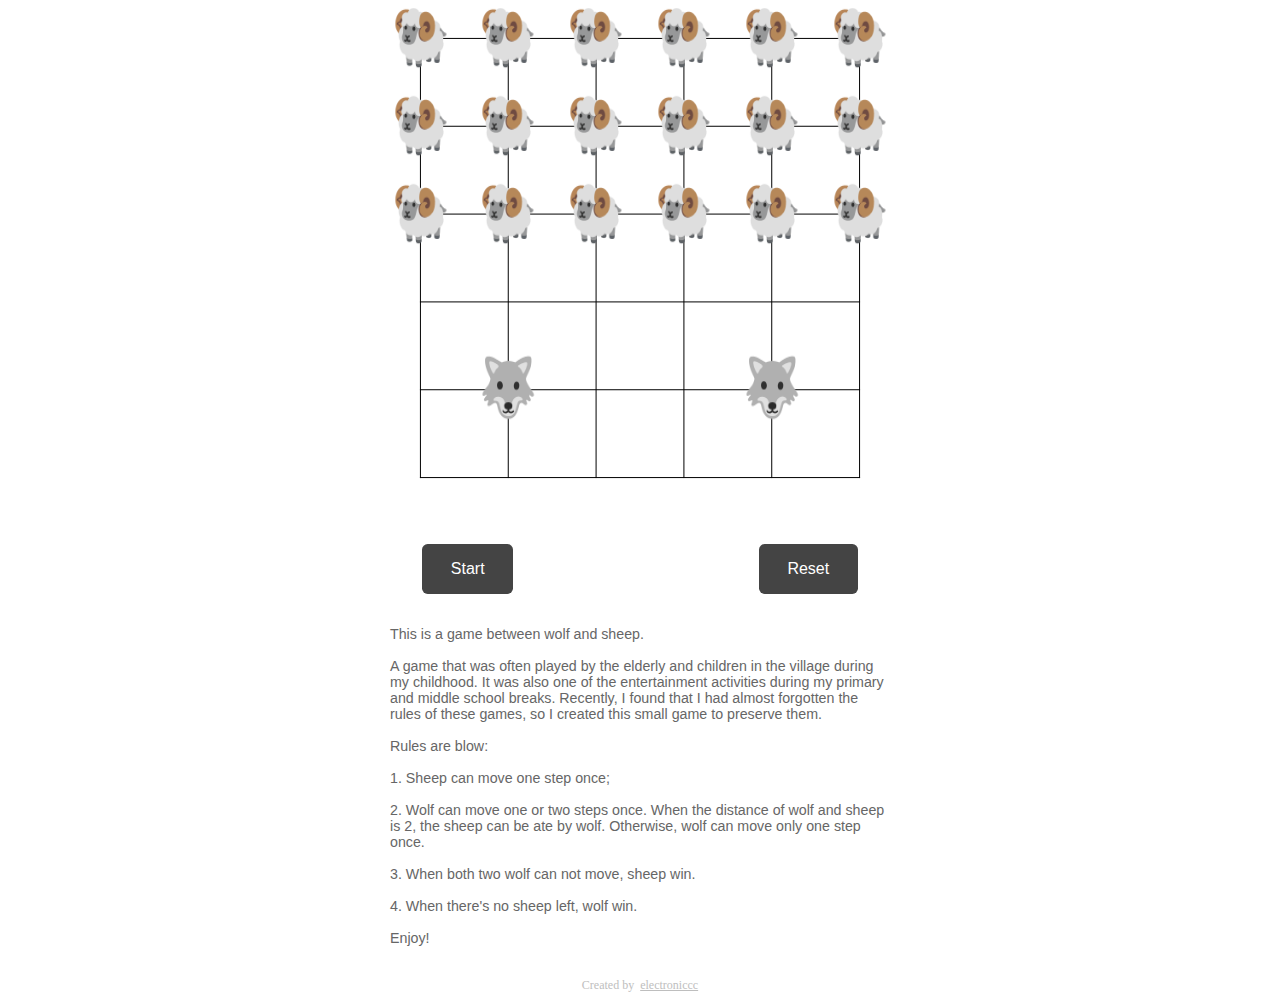
<file: WolfEatSheep/index.html>
<!DOCTYPE html>
<html>

<head>
	<meta charset="utf-8">
	<meta name="viewport" content="width=device-width,initial-scale=1.0,maximum-scale=1.0">
	<link rel="stylesheet" href="style.css">
	<title></title>
</head>

<body>
	<div id="overview">
		<div>
			<div style="display: flex; justify-content: center; align-items: center;">
				<div><canvas id="canvas"></canvas></div>
			</div>
		</div>
		<div id="control" class="control">
			<div><button class="gray-button" role="button" id="btn-start"><span class="text i18n">Start</span></button></div>
			<div><button class="gray-button" role="button" id="btn-reset"><span class="text i18n">Reset</span></button></div>
		</div>
		<div id="rule" class="rule">
			<div id="rule-zh" style="display: none;">
				<p>这是一个狼与羊的游戏。</p>
				<p>小时候在村里的老人和小孩经常玩的一个游戏。也是我小学和初中时，课间的娱乐项目之一。最近发现这些游戏规则快被我忘掉了，因此做成这个小游戏保留下来。</p>
				<p>规则说明：</p>
				<p>1. 羊每次可以移动一步；</p>
				<p>2. 狼每次可以移动一步或者两步，当狼和羊的距离为2时，狼可以移动两步吃掉这只羊，否则狼也只能移动一步；</p>
				<p>3. 当狼没有办法移动时，羊获胜；</p>
				<p>4. 当羊被吃光时，狼获胜。</p>
				<p>玩得开心！</p>
			</div>
			<div id="rule-en" style="display: none">
				<p>This is a game between wolf and sheep.</p>
				<p>A game that was often played by the elderly and children in the village during my childhood. It was also one of the entertainment activities during my primary and middle school breaks. Recently, I found that I had almost forgotten the rules of these games, so I created this small game to preserve them.</p>
				<p>Rules are blow: </p>
				<p>1. Sheep can move one step once; </p>
				<p>2. Wolf can move one or two steps once. When the distance of wolf and sheep is 2, the sheep can be ate by wolf. Otherwise, wolf can move only one step once. </p>
				<p>3. When both two wolf can not move, sheep win. </p>
				<p>4. When there's no sheep left, wolf win. </p>
				<p>Enjoy!</p>
			</div>
		</div>
		<div style="font-size: 0.75rem; display: flex; justify-content: center; color: #bebebe">Created by &nbsp; <a style="color: #bebebe" href="https://github.com/electroniccc">electroniccc</a></div>
	</div>
	<!-- 对话框容器 -->
	<div class="dialog-container" id="choose-dialog">
		<!-- 对话框 -->
		<div id="dialog" class="dialog">
			<!-- 对话框标题 -->
			<h2 class="dialog-header i18n">Wolf🐺 or Sheep🐏?</h2>
			<!-- 对话框内容 -->
			<!-- <div class="dialog-body">
				<p>对话框内容</p>
			</div> -->
			<!-- 对话框按钮 -->
			<button id="wolf-btn" class="dialog-button 1i8n">Wolf🐺</button>
			<button id="sheep-btn" class="dialog-button i18n">Sheep🐏</button>
		</div>
	</div>
	<div class="dialog-container" id="dialog-result">
		<!-- 对话框 -->
		<div class="dialog">
			<!-- 对话框标题 -->
			<h2 id="result-header" class="dialog-header"></h2>
			<!-- 对话框内容 -->
			<!-- <div class="dialog-body">
				<p>对话框内容</p>
			</div> -->
			<!-- 对话框按钮 -->
			<button id="ok-btn" class="dialog-button i18n">Ok</button>
		</div>
	</div>
</body>
<script type="text/javascript" src="utils.js"></script>
<script type="text/javascript" src="common.js"></script>
<script type="text/javascript" src="bot.js"></script>
<script type="text/javascript" src="game.js"></script>
<script type="text/javascript" src="i18n.js"></script>
<script type="text/javascript" src="main.js"></script>

</html>
</file>
<file: WolfEatSheep/style.css>
.control {
	display: flex;
	justify-content: space-between;
  margin: 2rem auto;
  width: 88vw;
  max-width: 500px;
}

.rule {
  margin: 2rem auto;
  width: 88vw;
  max-width: 500px;
}

.rule p {
  font-size: 0.89rem;
  font-family: 'Franklin Gothic Medium', 'Arial Narrow', Arial, sans-serif;
  color: #666;
  margin: 1rem 0;
}

.gray-button {
  background-color: #444;
  color: #fff;
  border: none;
  padding: 1rem 1.8rem;
  font-size: 1rem;
  cursor: pointer;
  transition: all 0.3s ease-out;
  border-radius: 0.355rem;
  margin: 0 2rem;
}

.gray-button:hover {
  background-color: #666;
}

.gray-button.clicked {
  background-color: #838383;
}

canvas {
  width: 88vw;
  max-width: 500px;
}

canvas.user-is-sheep {
  transform: rotateZ(180deg);
}


/* 对话框容器 */
.dialog-container {
  position: fixed;
  top: 0;
  left: 0;
  right: 0;
  bottom: 0;
  background-color: rgba(0,0,0,0.5); /* 半透明黑色背景 */
  z-index: 999;
  display: none; /* 默认隐藏对话框 */
}

/* 对话框 */
.dialog {
  position: absolute;
  top: 50%;
  left: 50%;
  transform: translate(-50%, -50%);
  background-color: #fff;
  padding: 20px;
  border-radius: 5px;
  box-shadow: 0 2px 8px rgba(0,0,0,0.3);
  max-width: 90%;
  max-height: 90%;
  overflow: auto;
}

/* 对话框标题 */
.dialog-header {
  font-size: 18px;
  font-weight: bold;
  color: #333;
  margin: 0;
  padding: 0 0 10px;
  border-bottom: 1px solid #ccc;
}

/* 对话框内容 */
.dialog-body {
  font-size: 14px;
  color: #333;
  margin: 10px 0;
  padding: 0;
}

/* 对话框按钮 */
.dialog-button {
  font-size: 14px;
  /* font-weight: bold; */
  color: #fff;
  background-color: #333;
  padding: 10px 20px;
  border-radius: 5px;
  border: none;
  cursor: pointer;
  margin: 10px;
}

/* 对话框按钮:hover */
.dialog-button:hover {
  background-color: #444;
}
</file>
